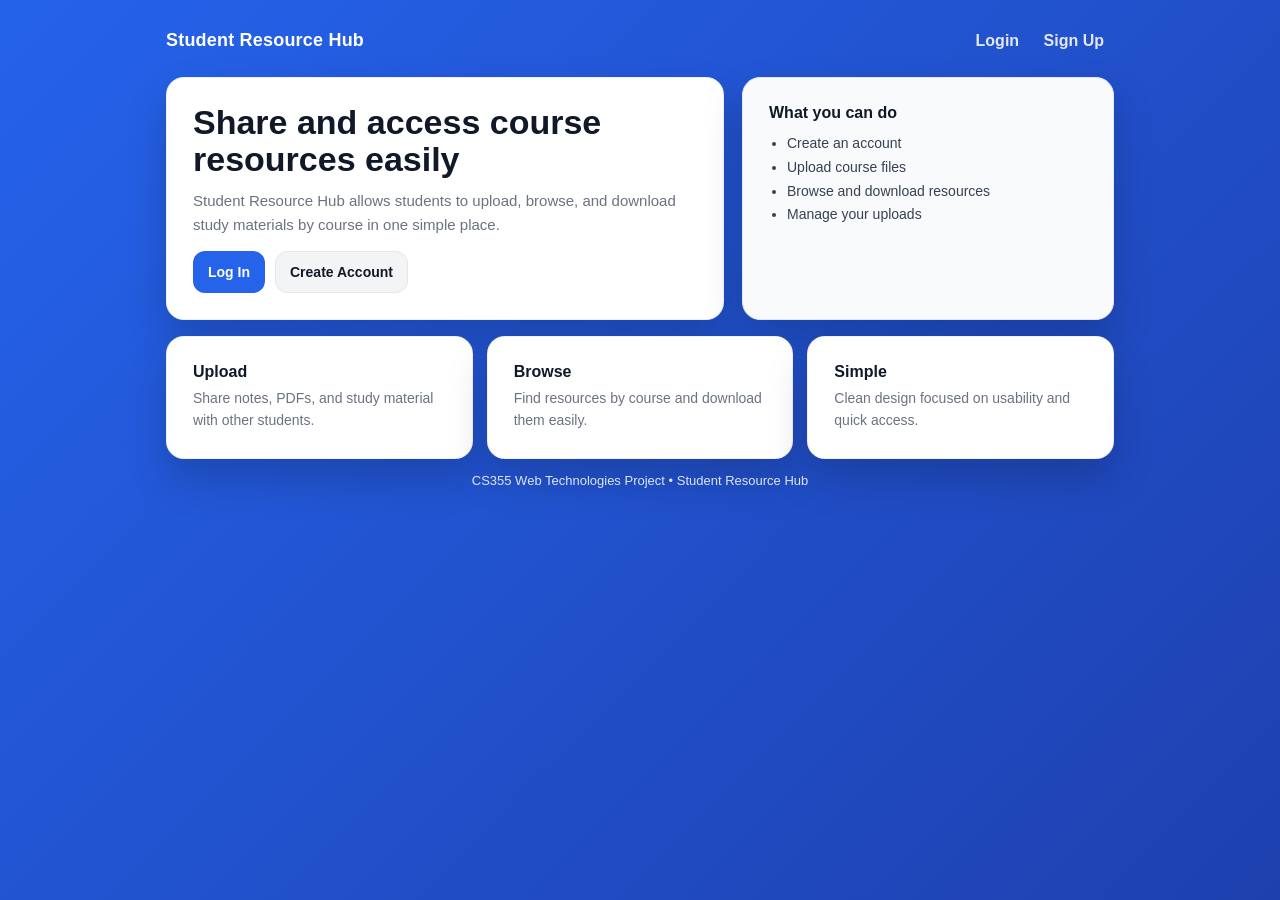
<file: univault/index.html>
<!DOCTYPE html>
<html lang="en">
<head>
    <meta charset="UTF-8">
    <title>Student Resource Hub</title>
    <meta name="viewport" content="width=device-width, initial-scale=1.0">
    <link rel="stylesheet" href="style.css">
</head>
<body>

<div class="container">


    <div class="nav">
        <div class="title">Student Resource Hub</div>
        <div>
            <a href="auth.html">Login</a>
            <a href="auth.html?mode=signup">Sign Up</a>
        </div>
    </div>


    <div class="hero">
        <div class="card">
            <h1>Share and access course resources easily</h1>
            <p>
                Student Resource Hub allows students to upload, browse, and download
                study materials by course in one simple place.
            </p>

            <div class="actions">
                <a class="btn primary" href="auth.html">Log In</a>
                <a class="btn secondary" href="auth.html?mode=signup">Create Account</a>
            </div>
        </div>

        <div class="card side">
            <h3>What you can do</h3>
            <ul>
                <li>Create an account</li>
                <li>Upload course files</li>
                <li>Browse and download resources</li>
                <li>Manage your uploads</li>
            </ul>
        </div>
    </div>


    <div class="grid">
        <div class="card feature">
            <h3>Upload</h3>
            <p>Share notes, PDFs, and study material with other students.</p>
        </div>

        <div class="card feature">
            <h3>Browse</h3>
            <p>Find resources by course and download them easily.</p>
        </div>

        <div class="card feature">
            <h3>Simple</h3>
            <p>Clean design focused on usability and quick access.</p>
        </div>
    </div>


    <div class="footer">
        CS355 Web Technologies Project • Student Resource Hub
    </div>

</div>

</body>
</html>
</file>
<file: univault/style.css>
* { box-sizing: border-box; margin: 0; padding: 0; }

body {
    font-family: Arial, sans-serif;
    min-height: 100vh;
    background: linear-gradient(135deg, #2563eb, #1e40af);
    color: #111827;
}


.container {
    max-width: 980px;
    margin: 0 auto;
    padding: 18px 16px 40px;
}


.nav {
    display: flex;
    align-items: center;
    justify-content: space-between;
    gap: 12px;
    padding: 12px 0;
}

.nav .title {
    color: #fff;
    font-weight: 700;
    font-size: 18px;
    letter-spacing: 0.2px;
}

.nav a {
    color: #e5e7eb;
    text-decoration: none;
    font-weight: 600;
    padding: 8px 10px;
    border-radius: 10px;
}

.nav a:hover {
    background: rgba(255,255,255,0.12);
}


.card {
    background: #fff;
    border-radius: 18px;
    padding: 26px;
    box-shadow: 0 20px 40px rgba(0,0,0,0.18);
    border: 1px solid rgba(0,0,0,0.06);
}


.hero {
    margin-top: 14px;
    display: grid;
    grid-template-columns: 1.2fr 0.8fr;
    gap: 18px;
}

.hero h1 {
    font-size: 34px;
    line-height: 1.1;
    margin-bottom: 10px;
}

.hero p {
    color: #6b7280;
    font-size: 15px;
    line-height: 1.6;
}


.actions {
    margin-top: 14px;
    display: flex;
    gap: 10px;
    flex-wrap: wrap;
}

.btn {
    display: inline-block;
    text-decoration: none;
    padding: 12px 14px;
    border-radius: 12px;
    font-weight: 700;
    font-size: 14px;
    border: 1px solid transparent;
}

.btn.primary {
    background: #2563eb;
    color: #fff;
}
.btn.primary:hover { background: #1d4ed8; }

.btn.secondary {
    background: #f3f4f6;
    color: #111827;
    border-color: #e5e7eb;
}
.btn.secondary:hover { background: #e5e7eb; }


.side {
    background: #f8fafc;
    border: 1px solid #e5e7eb;
}

.side h3 {
    font-size: 16px;
    margin-bottom: 8px;
}

.side ul {
    margin-top: 10px;
    padding-left: 18px;
    color: #374151;
    font-size: 14px;
    line-height: 1.7;
}


.grid {
    margin-top: 16px;
    display: grid;
    grid-template-columns: repeat(3, 1fr);
    gap: 14px;
}

.feature h3 {
    font-size: 16px;
    margin-bottom: 6px;
}

.feature p {
    color: #6b7280;
    font-size: 14px;
    line-height: 1.6;
}


.footer {
    margin-top: 14px;
    text-align: center;
    color: rgba(255,255,255,0.85);
    font-size: 13px;
}


@media (max-width: 900px) {
    .hero { grid-template-columns: 1fr; }
    .grid { grid-template-columns: 1fr; }
    .hero h1 { font-size: 28px; }
}




body.auth-page {
    display: flex;
    justify-content: center;
    align-items: center;
    padding: 26px 14px;
}


.auth-wrap {
    width: 100%;
    max-width: 420px;
    background: #fff;
    border-radius: 18px;
    padding: 26px;
    box-shadow: 0 20px 40px rgba(0,0,0,0.18);
    border: 1px solid rgba(0,0,0,0.06);
}

.auth-wrap h2 {
    text-align: center;
    margin-bottom: 6px;
    font-size: 26px;
}

#msg {
    text-align: center;
    margin: 10px 0 14px;
    font-size: 14px;
}


.auth-wrap input,
.auth-wrap select {
    width: 100%;
    padding: 12px 14px;
    border: 1px solid #d1d5db;
    border-radius: 12px;
    font-size: 14px;
    margin-bottom: 12px;
    outline: none;
}

.auth-wrap input:focus,
.auth-wrap select:focus {
    border-color: #2563eb;
}

.auth-wrap button {
    width: 100%;
    padding: 12px 14px;
    border: none;
    border-radius: 12px;
    font-weight: 700;
    cursor: pointer;
    background: #2563eb;
    color: #fff;
    margin-top: 6px;
}

.auth-wrap button:hover {
    background: #1d4ed8;
}


.auth-row {
    display: flex;
    gap: 10px;
    margin-top: 10px;
}

.auth-row button {
    margin-top: 0;
    background: #f3f4f6;
    color: #111827;
    border: 1px solid #e5e7eb;
}

.auth-row button:hover {
    background: #e5e7eb;
}


.hidden { display: none; }


#popBg {
    display: none;
    position: fixed;
    inset: 0;
    background: rgba(0,0,0,0.5);
    justify-content: center;
    align-items: center;
    z-index: 1000;
}

#popBg > div {
    background: white;
    width: 90%;
    max-width: 360px;
    padding: 18px;
    border-radius: 14px;
    text-align: center;
    position: relative;
}

#popBg h3 {
    margin-bottom: 8px;
    color: #dc2626;
}

#popBg p {
    color: #374151;
    font-size: 14px;
}

#popClose {
    position: absolute;
    top: 8px;
    right: 12px;
    cursor: pointer;
    font-size: 20px;
    color: #6b7280;
}
</file>
